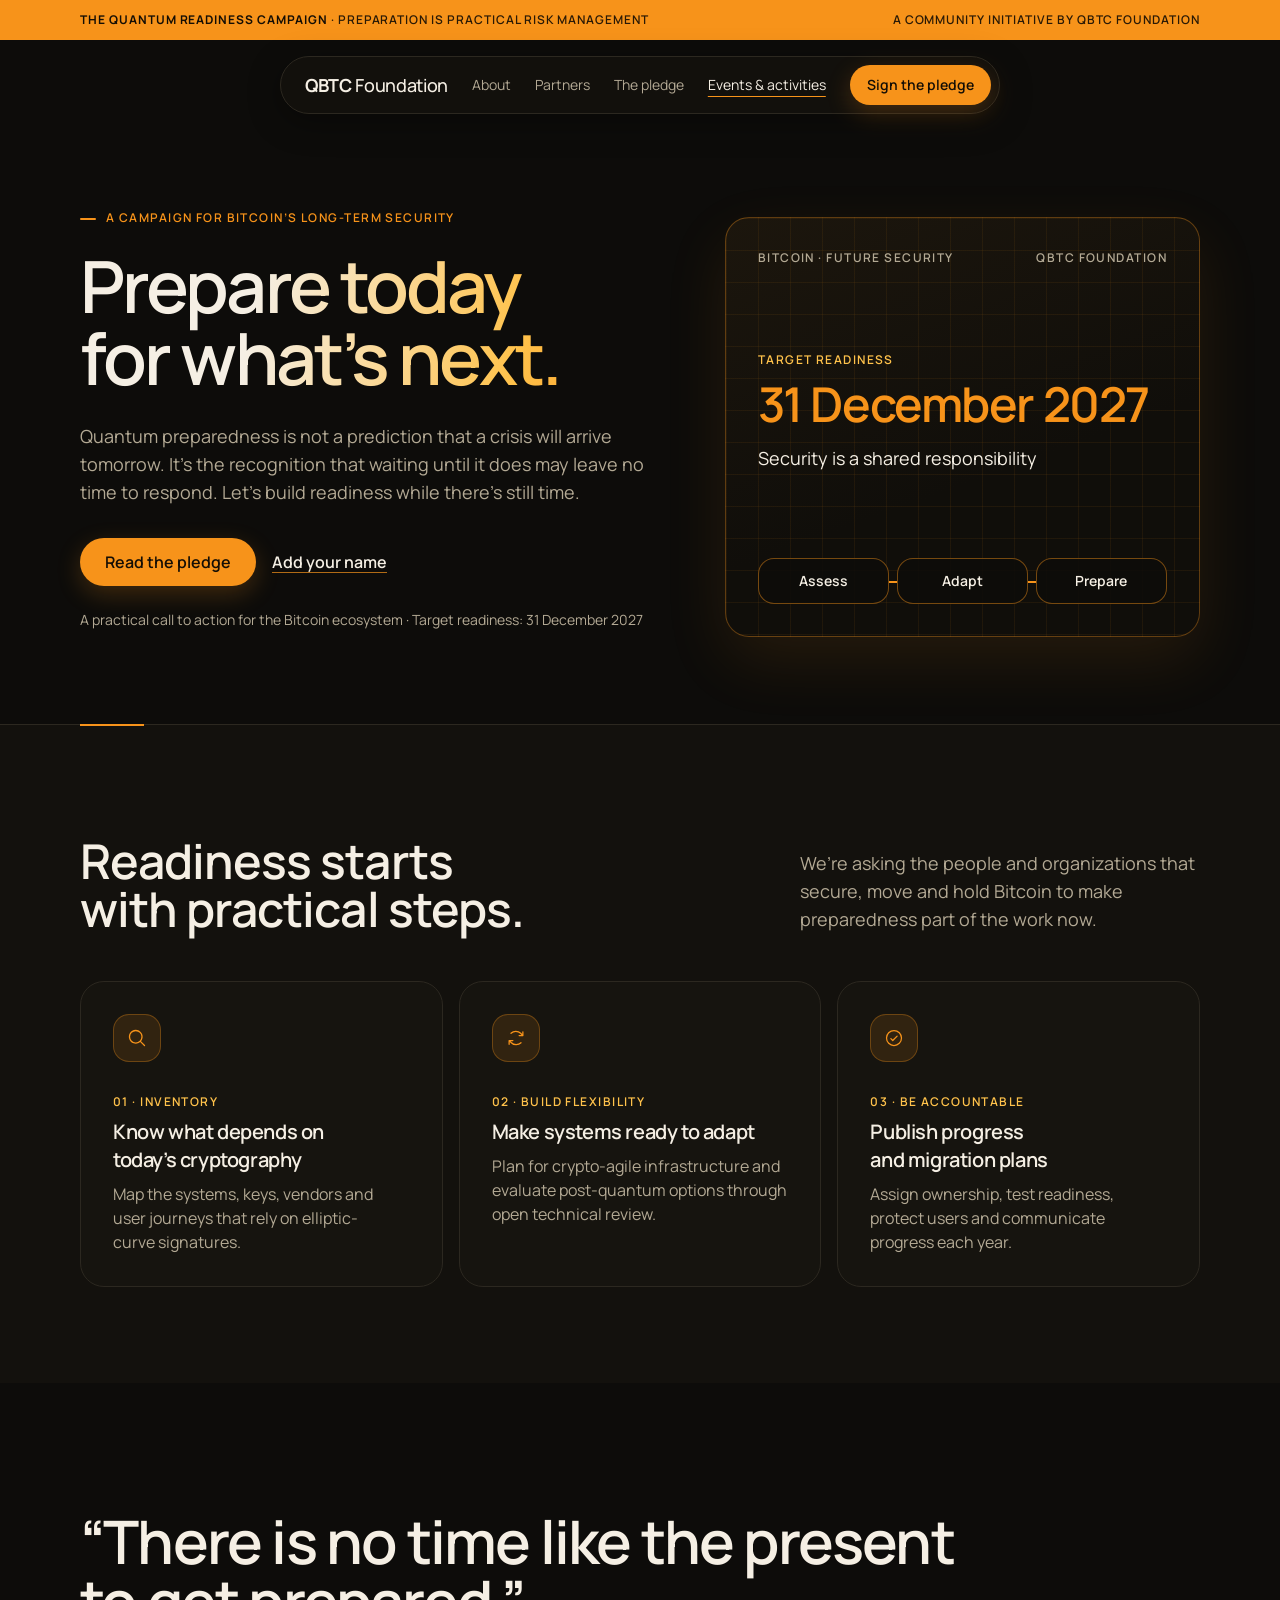
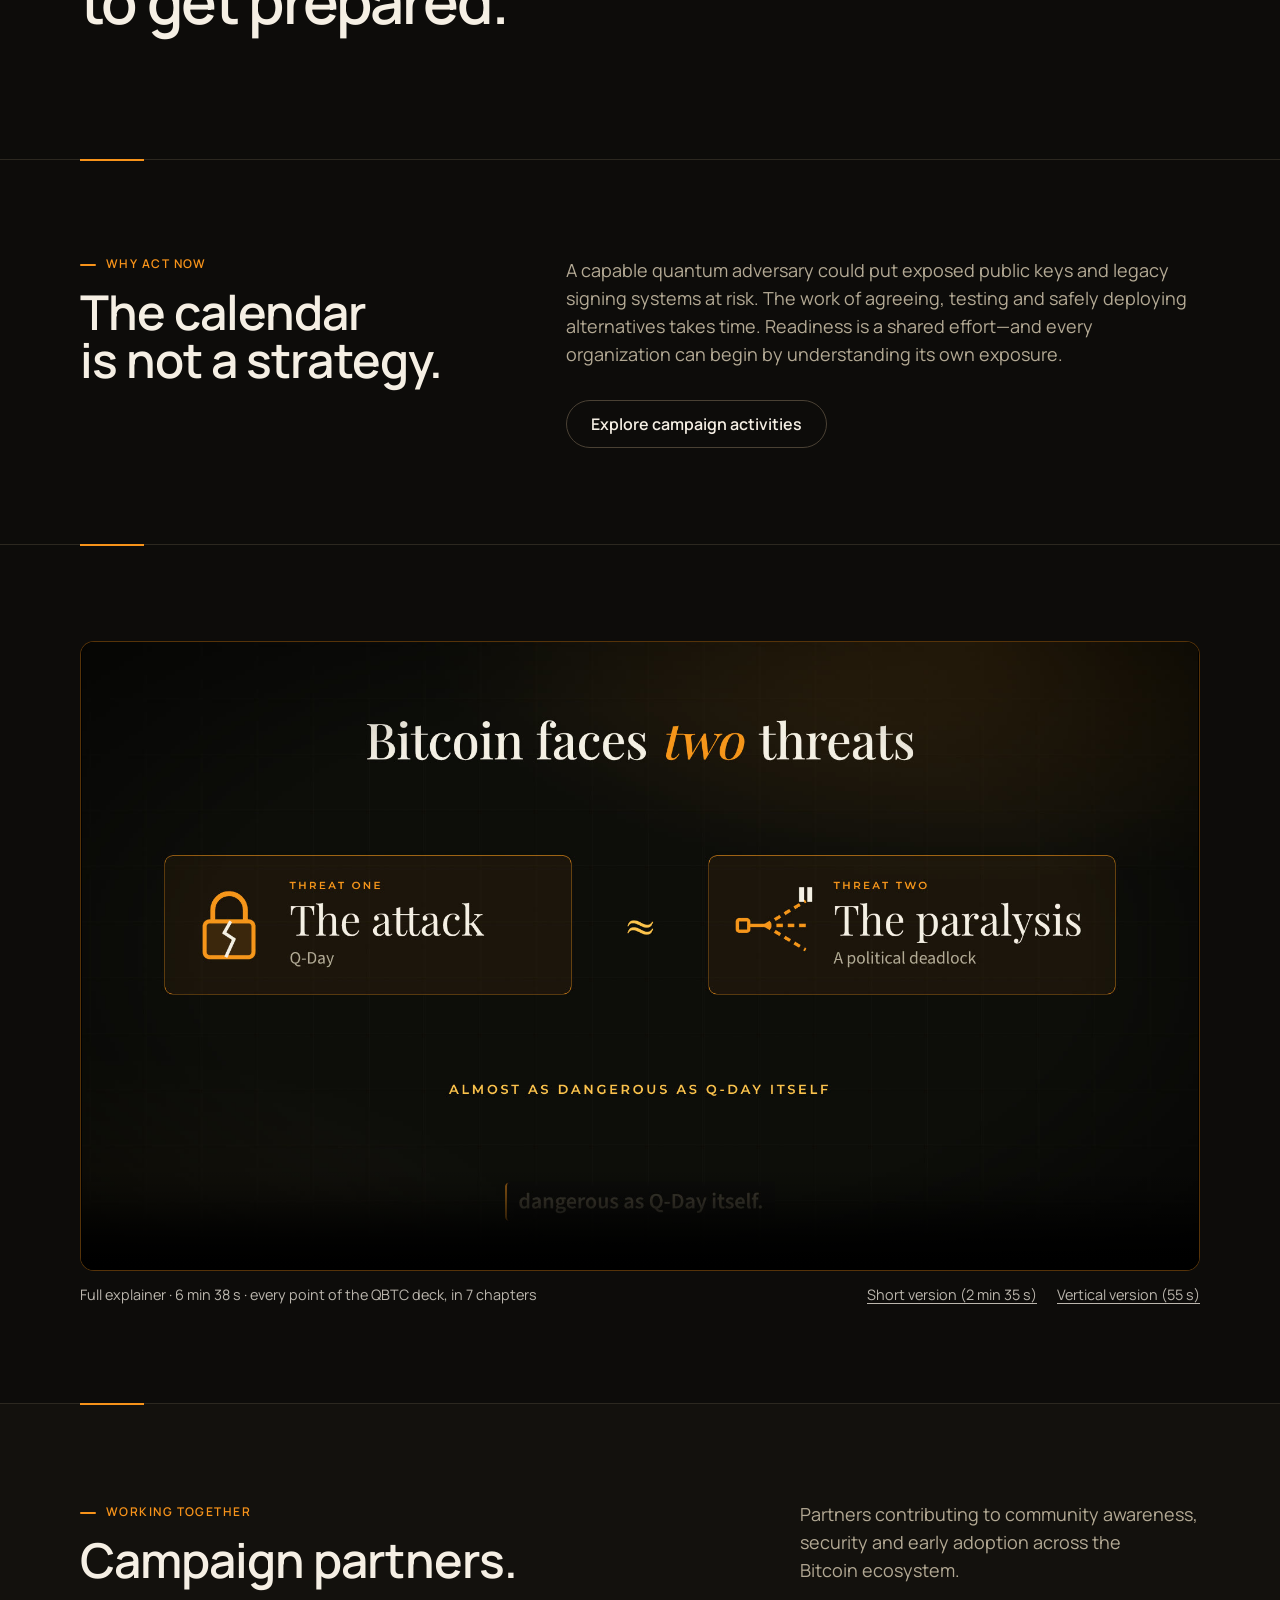
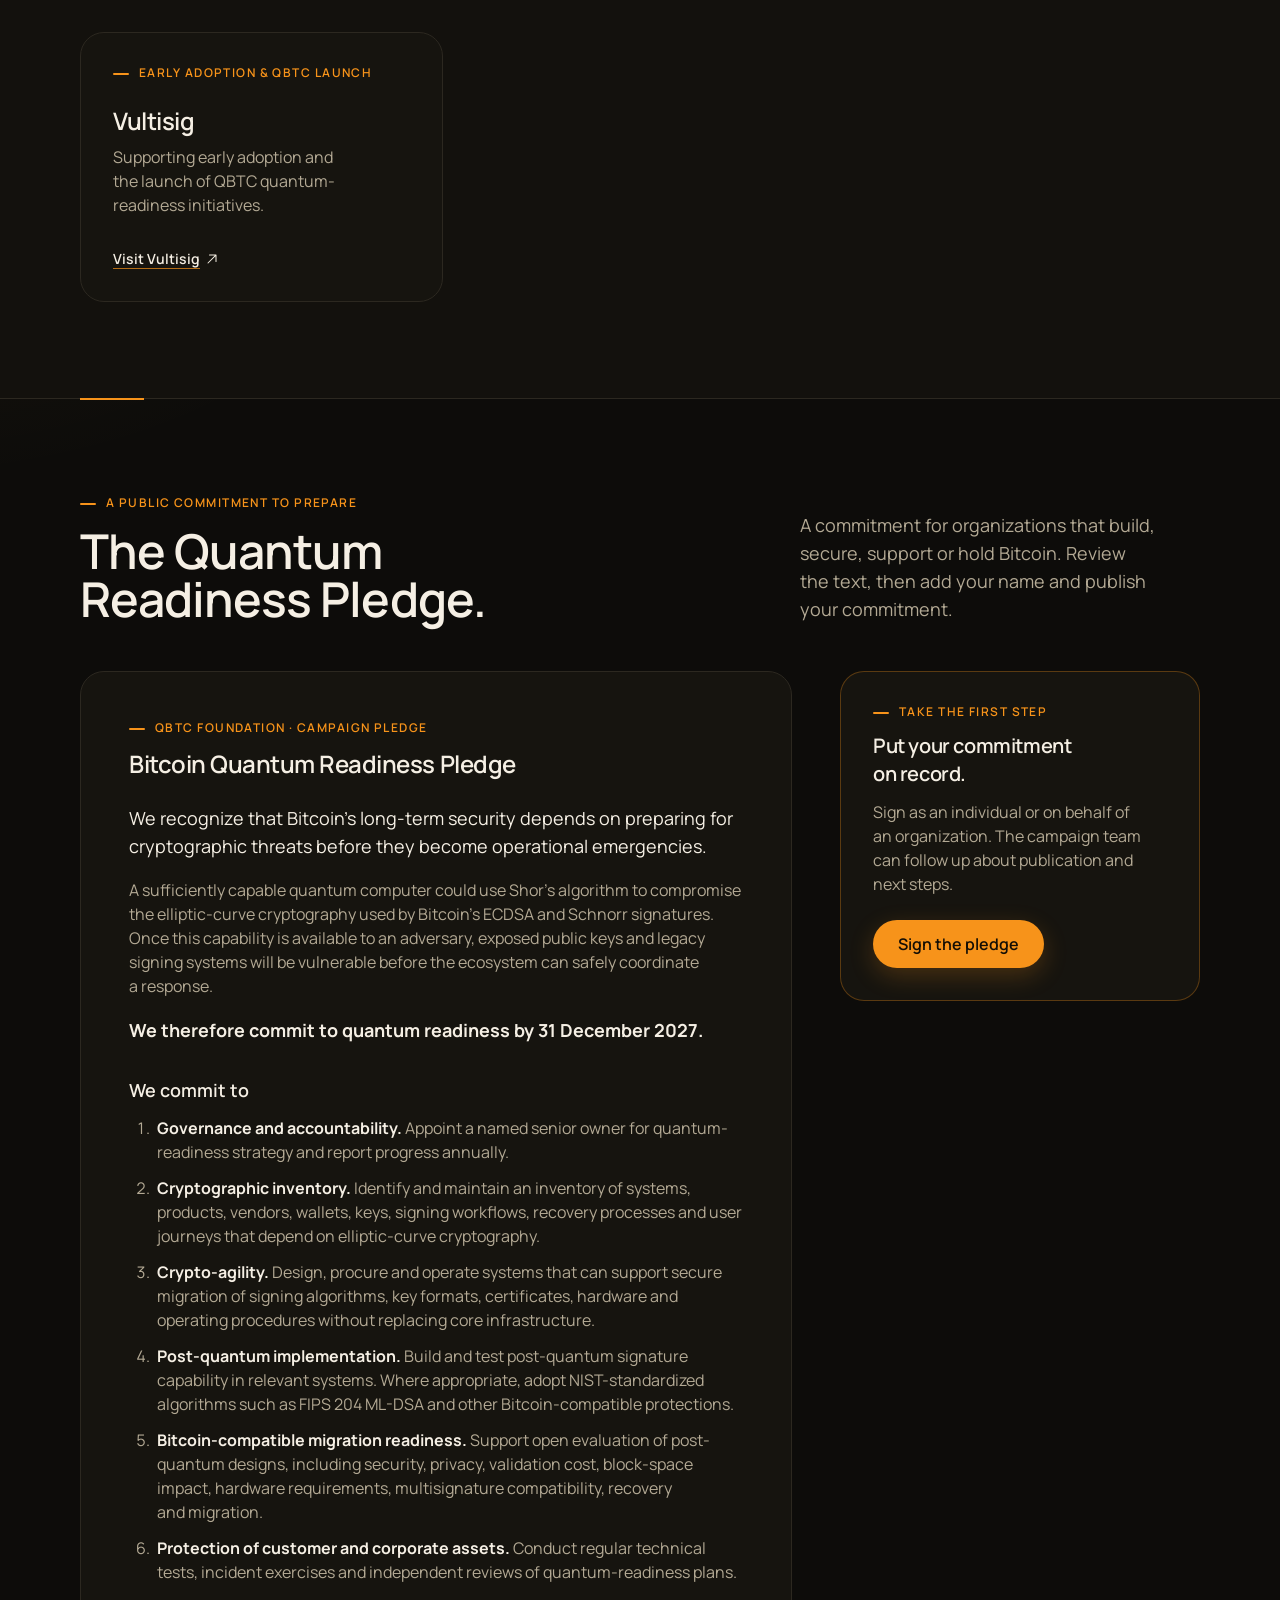
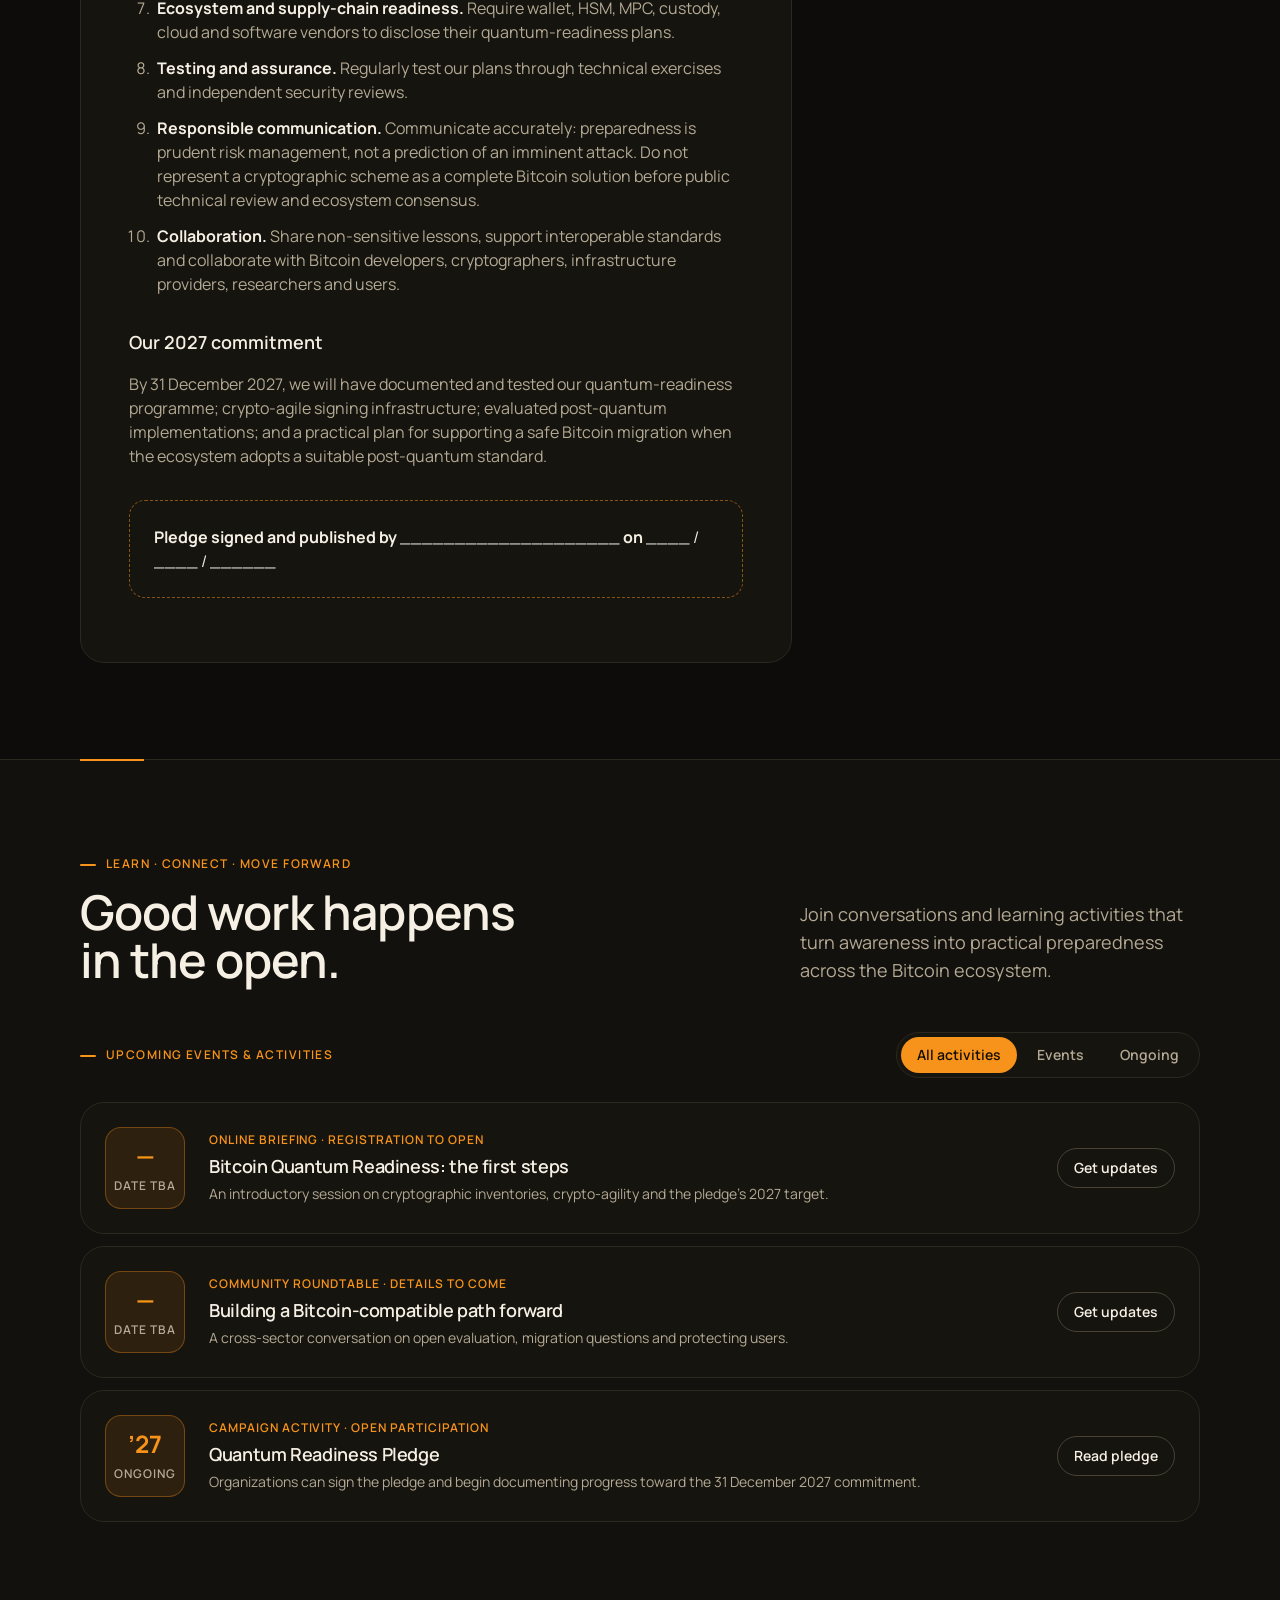
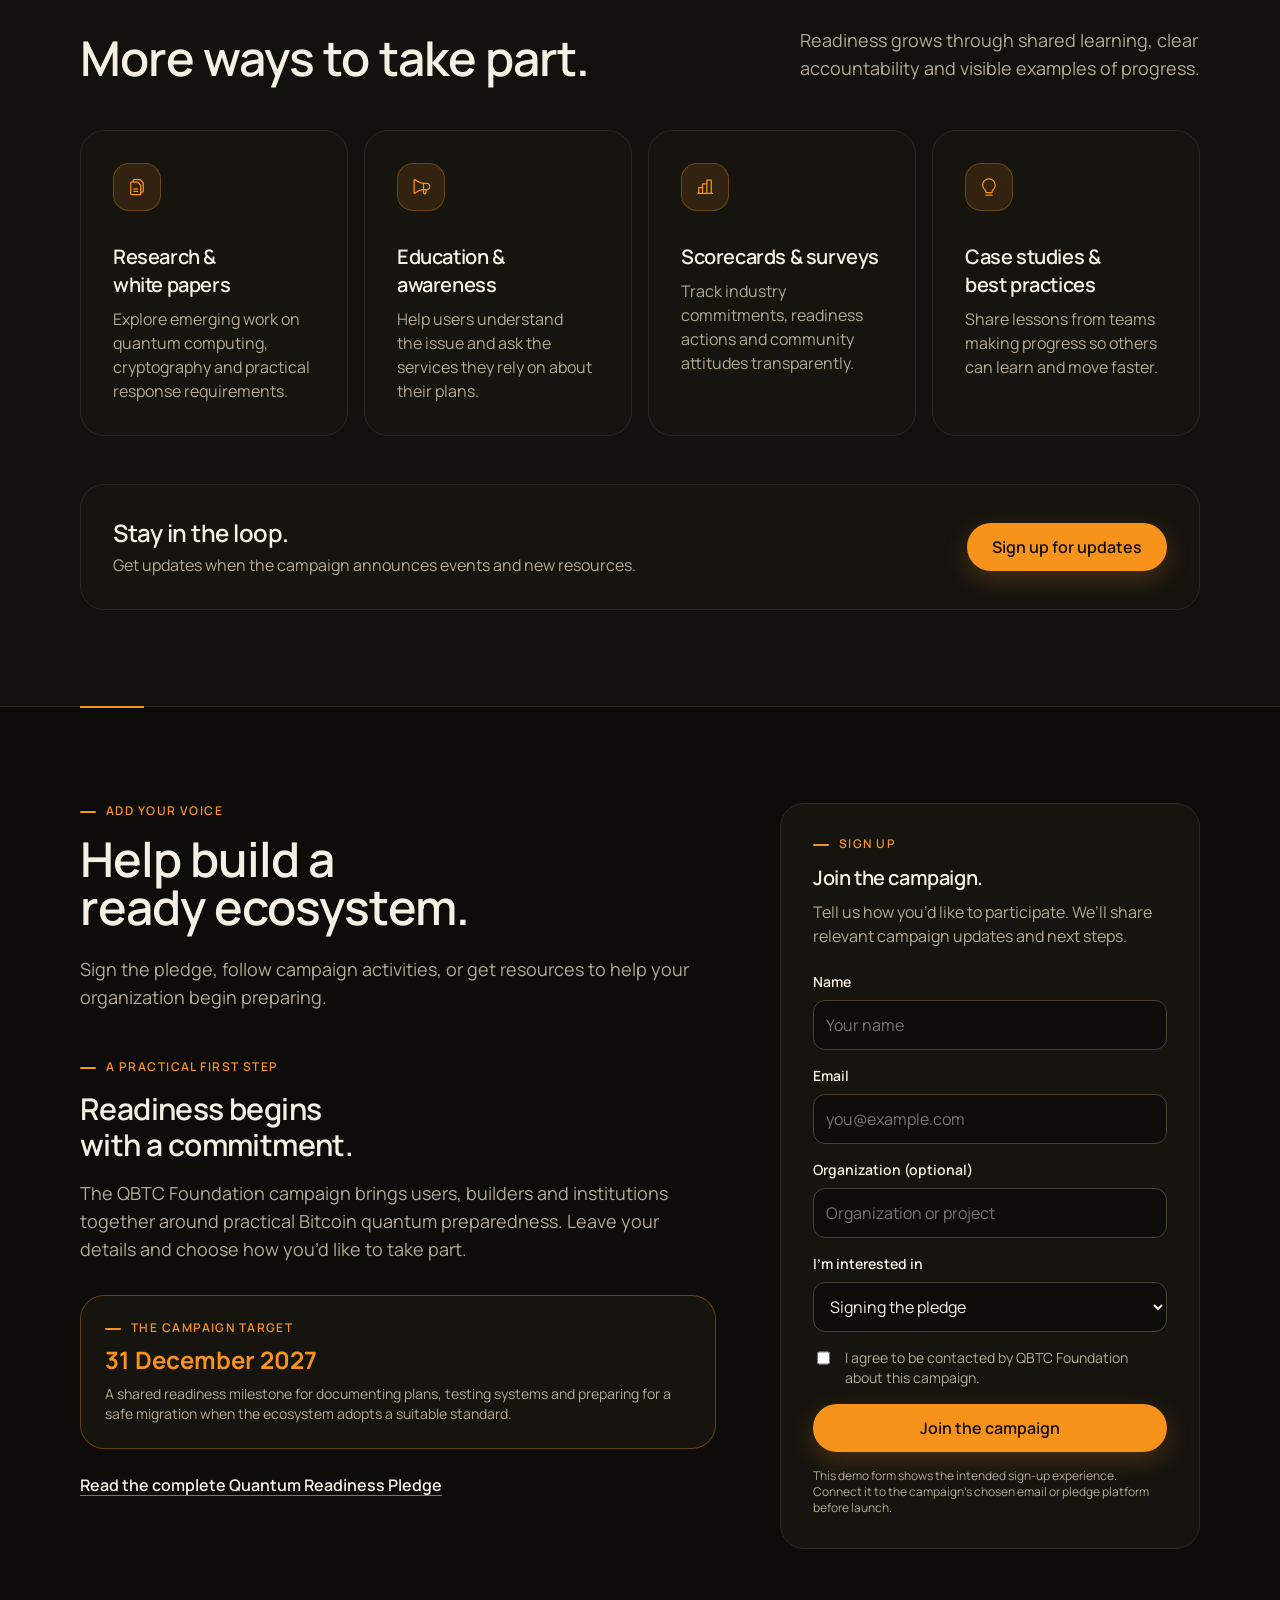
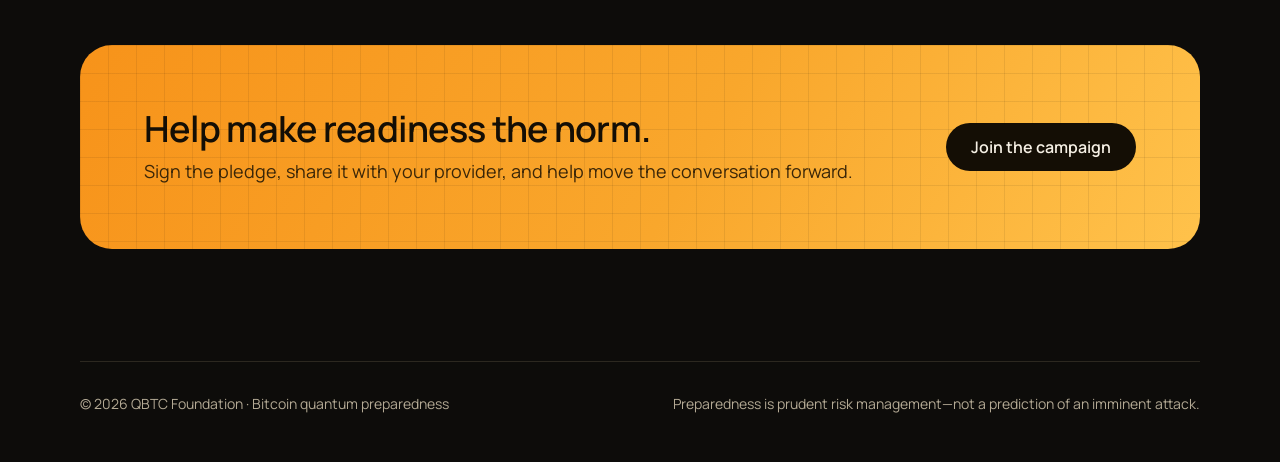
<file: index.html>
<!doctype html>
<html lang="en">
<head>
<meta charset="utf-8">
<meta name="viewport" content="width=device-width, initial-scale=1">
<meta name="theme-color" content="#0d0c0a">
<title>QBTC Foundation — Prepare Bitcoin for the quantum era</title>
<meta name="description" content="Join the QBTC Foundation campaign for practical Bitcoin quantum preparedness. Read and sign the Quantum Readiness Pledge.">
<link rel="canonical" href="https://qbtcfoundation.com/">
<meta property="og:type" content="website">
<meta property="og:site_name" content="QBTC Foundation">
<meta property="og:title" content="QBTC Foundation — Prepare Bitcoin for the quantum era">
<meta property="og:description" content="Join the QBTC Foundation campaign for practical Bitcoin quantum preparedness. Read and sign the Quantum Readiness Pledge.">
<meta property="og:image" content="https://qbtc-foundation.netlify.app/og.png">
<meta property="og:url" content="https://qbtcfoundation.com/">
<meta name="twitter:card" content="summary_large_image">
<meta name="twitter:title" content="QBTC Foundation — Prepare Bitcoin for the quantum era">
<meta name="twitter:description" content="Read and sign the Quantum Readiness Pledge. Target readiness: 31 December 2027.">
<meta name="twitter:image" content="https://qbtc-foundation.netlify.app/og.png">
<link rel="icon" href="/favicon.svg" type="image/svg+xml">
<link rel="icon" href="/favicon.png" type="image/png" sizes="64x64">
<link rel="apple-touch-icon" href="/apple-touch-icon.png">
<link rel="preconnect" href="https://fonts.googleapis.com">
<link rel="preconnect" href="https://fonts.gstatic.com" crossorigin>
<link rel="stylesheet" href="https://fonts.googleapis.com/css2?family=Manrope:wght@400;500;600;700&display=swap">
<link rel="stylesheet" href="/assets/base.css?v=4">
<link rel="stylesheet" href="/assets/sections.css?v=4">
<link rel="stylesheet" href="/assets/sections2.css?v=4">
<link rel="stylesheet" href="/assets/responsive.css?v=4">
<script src="/site.config.js?v=4"></script>
<script src="/assets/site.js?v=4" defer></script>
</head>
<body>
<svg width="0" height="0" style="position:absolute" aria-hidden="true">
  <symbol id="i-arrow" viewBox="0 0 256 256"><path fill="currentColor" d="M200,64V168a8,8,0,0,1-16,0V83.31L69.66,197.66a8,8,0,0,1-11.32-11.32L172.69,72H88a8,8,0,0,1,0-16H192A8,8,0,0,1,200,64Z"/></symbol>
  <symbol id="i-search" viewBox="0 0 256 256"><path fill="currentColor" d="M229.66,218.34l-50.07-50.06a88.11,88.11,0,1,0-11.31,11.31l50.06,50.07a8,8,0,0,0,11.32-11.32ZM40,112a72,72,0,1,1,72,72A72.08,72.08,0,0,1,40,112Z"/></symbol>
  <symbol id="i-cycle" viewBox="0 0 256 256"><path fill="currentColor" d="M224,48V96a8,8,0,0,1-8,8H168a8,8,0,0,1,0-16h28.69L182.06,73.37a79.56,79.56,0,0,0-56.13-23.43h-.45A79.52,79.52,0,0,0,69.59,72.71,8,8,0,0,1,58.41,61.27a96,96,0,0,1,135,.79L208,76.69V48a8,8,0,0,1,16,0ZM186.41,183.29a80,80,0,0,1-112.47-.66L59.31,168H88a8,8,0,0,0,0-16H40a8,8,0,0,0-8,8v48a8,8,0,0,0,16,0V179.31l14.63,14.63A95.43,95.43,0,0,0,130,222.06h.53a95.360,95.360,0,0,0,67.07-27.33,8,8,0,0,0-11.18-11.44Z"/></symbol>
  <symbol id="i-check" viewBox="0 0 256 256"><path fill="currentColor" d="M173.66,98.34a8,8,0,0,1,0,11.32l-56,56a8,8,0,0,1-11.32,0l-24-24a8,8,0,0,1,11.32-11.32L112,148.69l50.34-50.35A8,8,0,0,1,173.66,98.34ZM232,128A104,104,0,1,1,128,24,104.11,104.11,0,0,1,232,128Zm-16,0a88,88,0,1,0-88,88A88.1,88.1,0,0,0,216,128Z"/></symbol>
  <symbol id="i-files" viewBox="0 0 256 256"><path fill="currentColor" d="M213.66,66.34l-40-40A8,8,0,0,0,168,24H88A16,16,0,0,0,72,40V56H56A16,16,0,0,0,40,72V216a16,16,0,0,0,16,16H168a16,16,0,0,0,16-16V200h16a16,16,0,0,0,16-16V72A8,8,0,0,0,213.66,66.34ZM168,216H56V72h76.69L168,107.31V216Zm32-32H184V104a8,8,0,0,0-2.34-5.66l-40-40A8,8,0,0,0,136,56H88V40h76.69L200,75.31Zm-56-32a8,8,0,0,1-8,8H88a8,8,0,0,1,0-16h48A8,8,0,0,1,144,152Zm0,32a8,8,0,0,1-8,8H88a8,8,0,0,1,0-16h48A8,8,0,0,1,144,184Z"/></symbol>
  <symbol id="i-mega" viewBox="0 0 256 256"><path fill="currentColor" d="M248,120a48.05,48.05,0,0,0-48-48H160.2c-2.91-.17-53.62-3.74-101.910-44.24A16,16,0,0,0,32,40V200a16,16,0,0,0,26.29,12.25c37.77-31.68,77-40.76,93.71-43.3v31.72A16,16,0,0,0,159.12,214l11,7.33A16,16,0,0,0,194.5,212l11.77-44.36A48.070,48.070,0,0,0,248,120ZM48,199.93V40h0c42.81,35.91,86.63,45,104,47.24v65.48C134.65,155,90.84,164.07,48,199.930Zm131,8,0,.11-11-7.33V168h21.6ZM200,152H168V88h32a32,32,0,1,1,0,64Z"/></symbol>
  <symbol id="i-chart" viewBox="0 0 256 256"><path fill="currentColor" d="M224,200h-8V40a8,8,0,0,0-8-8H152a8,8,0,0,0-8,8V80H96a8,8,0,0,0-8,8v40H48a8,8,0,0,0-8,8v64H32a8,8,0,0,0,0,16H224a8,8,0,0,0,0-16ZM160,48h40V200H160ZM104,96h40V200H104ZM56,144H88v56H56Z"/></symbol>
  <symbol id="i-bulb" viewBox="0 0 256 256"><path fill="currentColor" d="M176,232a8,8,0,0,1-8,8H88a8,8,0,0,1,0-16h80A8,8,0,0,1,176,232Zm40-128a87.55,87.55,0,0,1-33.64,69.21A16.24,16.24,0,0,0,176,186v6a16,16,0,0,1-16,16H96a16,16,0,0,1-16-16v-6a16,16,0,0,0-6.23-12.66A87.59,87.59,0,0,1,40,104.49C39.74,56.83,78.26,17.14,125.88,16A88,88,0,0,1,216,104Zm-16,0a72,72,0,0,0-73.74-72c-39,.92-70.47,33.39-70.26,72.39a71.65,71.65,0,0,0,27.64,56.3A32,32,0,0,1,96,186v6h64v-6a32.15,32.15,0,0,1,12.47-25.35A71.65,71.65,0,0,0,200,104Z"/></symbol>
</svg>
<a class="skip" href="#main">Skip to content</a>
<div class="topline"><div class="wrap"><span><strong>The Quantum Readiness Campaign</strong><span class="rest"> · Preparation is practical risk management</span></span><span>A community initiative by QBTC Foundation</span></div></div>
<div class="nav-shell">
  <header class="nav">
    <a class="brand" href="#top" aria-label="QBTC Foundation home">QBTC <span>Foundation</span></a>
    <nav class="navlinks" aria-label="Main navigation"><a href="#about">About</a><a href="#partners">Partners</a><a href="#pledge">The pledge</a><a href="#events">Events &amp; activities</a></nav>
    <a class="btn btn-primary btn-sm" href="#signup">Sign the pledge</a>
    <button class="burger" type="button" aria-expanded="false" aria-controls="menu" aria-label="Open menu"><i></i><i></i></button>
  </header>
</div>
<div class="overlay" id="menu" inert>
  <a href="#about">About</a><a href="#partners">Partners</a><a href="#pledge">The pledge</a><a href="#events">Events &amp; activities</a><a href="#signup">Sign the pledge</a>
</div>
<main id="main">
<section class="wrap hero" id="top">
  <div class="reveal">
    <div class="eyebrow">A campaign for Bitcoin’s long-term security</div>
    <h1>Prepare today<br>for what’s next.</h1>
    <p class="lede">Quantum preparedness is not a prediction that a crisis will arrive tomorrow. It’s the recognition that waiting until it does may leave no time to respond. Let’s build readiness while there’s still time.</p>
    <div class="actions">
      <a class="btn btn-primary" href="#pledge">Read the pledge</a>
      <a class="link" href="#signup">Add your name</a>
    </div>
    <p class="fine">A practical call to action for the Bitcoin ecosystem · Target readiness: 31 December 2027</p>
  </div>
  <div class="panel reveal" aria-label="Campaign summary">
    <div class="meta"><span>Bitcoin · Future security</span><span>QBTC Foundation</span></div>
    <div>
      <div class="date">Target readiness</div>
      <div class="big">31 December 2027</div>
      <p class="claim">Security is a shared responsibility</p>
    </div>
    <div class="steps"><span>Assess</span><span>Adapt</span><span>Prepare</span></div>
  </div>
</section>
<section class="section band-soft" id="about">
  <div class="wrap">
    <div class="head reveal"><h2>Readiness starts<br>with practical steps.</h2><p>We’re asking the people and organizations that secure, move and hold Bitcoin to make preparedness part of the work now.</p></div>
    <div class="cards">
      <article class="card reveal"><div class="ic"><svg class="icon" aria-hidden="true"><use href="#i-search"/></svg></div><div class="k">01 · Inventory</div><h3>Know what depends on today’s cryptography</h3><p>Map the systems, keys, vendors and user journeys that rely on elliptic-curve signatures.</p></article>
      <article class="card reveal"><div class="ic"><svg class="icon" aria-hidden="true"><use href="#i-cycle"/></svg></div><div class="k">02 · Build flexibility</div><h3>Make systems ready to adapt</h3><p>Plan for crypto-agile infrastructure and evaluate post-quantum options through open technical review.</p></article>
      <article class="card reveal"><div class="ic"><svg class="icon" aria-hidden="true"><use href="#i-check"/></svg></div><div class="k">03 · Be accountable</div><h3>Publish progress and migration plans</h3><p>Assign ownership, test readiness, protect users and communicate progress each year.</p></article>
    </div>
  </div>
</section>
<section class="wrap tagline" aria-label="Why act now">
  <p>“There is no time like the present to get prepared.”</p>
</section>
<section class="section" id="why">
  <div class="wrap why">
    <div class="reveal"><div class="eyebrow">Why act now</div><h2 class="h2">The calendar<br>is not a strategy.</h2></div>
    <div class="reveal">
      <p class="lede">A capable quantum adversary could put exposed public keys and legacy signing systems at risk. The work of agreeing, testing and safely deploying alternatives takes time. Readiness is a shared effort—and every organization can begin by understanding its own exposure.</p>
      <a class="btn btn-ghost" href="#events">Explore campaign activities</a>
    </div>
  </div>
</section>
<section class="section" id="video" hidden>
  <div class="wrap"><div class="video" ></div><div class="video-meta" hidden></div></div>
</section>
<section class="section band-soft" id="partners">
  <div class="wrap">
    <div class="head reveal"><div><div class="eyebrow">Working together</div><h2>Campaign partners.</h2></div><p>Partners contributing to community awareness, security and early adoption across the Bitcoin ecosystem.</p></div>
    <div class="partners">
      <a class="partner reveal" href="https://vultisig.com/" target="_blank" rel="noopener noreferrer"><div class="eyebrow">Early adoption &amp; QBTC launch</div><h3>Vultisig</h3><p>Supporting early adoption and the launch of QBTC quantum-readiness initiatives.</p><span class="link">Visit Vultisig <svg class="icon sm" aria-hidden="true"><use href="#i-arrow"/></svg></span></a>
    </div>
  </div>
</section>
<section class="section" id="pledge">
  <div class="wrap">
    <div class="head reveal"><div><div class="eyebrow">A public commitment to prepare</div><h2>The Quantum<br>Readiness Pledge.</h2></div><p>A commitment for organizations that build, secure, support or hold Bitcoin. Review the text, then add your name and publish your commitment.</p></div>
    <div class="pledge-grid">
      <article class="doc reveal">
        <div class="eyebrow" style="margin-bottom:12px">QBTC Foundation · Campaign pledge</div>
        <h3>Bitcoin Quantum Readiness Pledge</h3>
        <p class="strong">We recognize that Bitcoin’s long-term security depends on preparing for cryptographic threats before they become operational emergencies.</p>
        <p>A sufficiently capable quantum computer could use Shor’s algorithm to compromise the elliptic-curve cryptography used by Bitcoin’s ECDSA and Schnorr signatures. Once this capability is available to an adversary, exposed public keys and legacy signing systems will be vulnerable before the ecosystem can safely coordinate a response.</p>
        <p class="strong"><strong>We therefore commit to quantum readiness by 31 December 2027.</strong></p>
        <h4>We commit to</h4>
        <ol>
          <li><strong>Governance and accountability.</strong> Appoint a named senior owner for quantum-readiness strategy and report progress annually.</li>
          <li><strong>Cryptographic inventory.</strong> Identify and maintain an inventory of systems, products, vendors, wallets, keys, signing workflows, recovery processes and user journeys that depend on elliptic-curve cryptography.</li>
          <li><strong>Crypto-agility.</strong> Design, procure and operate systems that can support secure migration of signing algorithms, key formats, certificates, hardware and operating procedures without replacing core infrastructure.</li>
          <li><strong>Post-quantum implementation.</strong> Build and test post-quantum signature capability in relevant systems. Where appropriate, adopt NIST-standardized algorithms such as FIPS 204 ML-DSA and other Bitcoin-compatible protections.</li>
          <li><strong>Bitcoin-compatible migration readiness.</strong> Support open evaluation of post-quantum designs, including security, privacy, validation cost, block-space impact, hardware requirements, multisignature compatibility, recovery and migration.</li>
          <li><strong>Protection of customer and corporate assets.</strong> Conduct regular technical tests, incident exercises and independent reviews of quantum-readiness plans.</li>
          <li><strong>Ecosystem and supply-chain readiness.</strong> Require wallet, HSM, MPC, custody, cloud and software vendors to disclose their quantum-readiness plans.</li>
          <li><strong>Testing and assurance.</strong> Regularly test our plans through technical exercises and independent security reviews.</li>
          <li><strong>Responsible communication.</strong> Communicate accurately: preparedness is prudent risk management, not a prediction of an imminent attack. Do not represent a cryptographic scheme as a complete Bitcoin solution before public technical review and ecosystem consensus.</li>
          <li><strong>Collaboration.</strong> Share non-sensitive lessons, support interoperable standards and collaborate with Bitcoin developers, cryptographers, infrastructure providers, researchers and users.</li>
        </ol>
        <h4>Our 2027 commitment</h4>
        <p>By 31 December 2027, we will have documented and tested our quantum-readiness programme; crypto-agile signing infrastructure; evaluated post-quantum implementations; and a practical plan for supporting a safe Bitcoin migration when the ecosystem adopts a suitable post-quantum standard.</p>
        <p class="sign"><strong>Pledge signed and published by</strong> ____________________ <strong>on</strong> ____ / ____ / ______</p>
      </article>
      <aside class="aside reveal">
        <div class="eyebrow">Take the first step</div>
        <h3>Put your commitment on record.</h3>
        <p>Sign as an individual or on behalf of an organization. The campaign team can follow up about publication and next steps.</p>
        <a class="btn btn-primary" href="#signup">Sign the pledge</a>
      </aside>
    </div>
  </div>
</section>
<section class="section band-soft" id="events">
  <div class="wrap">
    <div class="head reveal"><div><div class="eyebrow">Learn · Connect · Move forward</div><h2>Good work happens<br>in the open.</h2></div><p>Join conversations and learning activities that turn awareness into practical preparedness across the Bitcoin ecosystem.</p></div>
    <div class="toolbar reveal"><span class="eyebrow">Upcoming events &amp; activities</span>
      <div class="tabs" role="group" aria-label="Filter activities"><button class="tab" type="button" data-filter="all" aria-selected="true">All activities</button><button class="tab" type="button" data-filter="events" aria-selected="false">Events</button><button class="tab" type="button" data-filter="ongoing" aria-selected="false">Ongoing</button></div>
    </div>
    <div class="events">
      <article class="event reveal" data-type="events"><div class="datebox"><strong>—</strong><span>DATE TBA</span></div><div><div class="tag">Online briefing · Registration to open</div><h3>Bitcoin Quantum Readiness: the first steps</h3><p>An introductory session on cryptographic inventories, crypto-agility and the pledge’s 2027 target.</p></div><a class="btn btn-ghost btn-sm" href="#signup">Get updates</a></article>
      <article class="event reveal" data-type="events"><div class="datebox"><strong>—</strong><span>DATE TBA</span></div><div><div class="tag">Community roundtable · Details to come</div><h3>Building a Bitcoin-compatible path forward</h3><p>A cross-sector conversation on open evaluation, migration questions and protecting users.</p></div><a class="btn btn-ghost btn-sm" href="#signup">Get updates</a></article>
      <article class="event reveal" data-type="ongoing"><div class="datebox"><strong>’27</strong><span>ONGOING</span></div><div><div class="tag">Campaign activity · Open participation</div><h3>Quantum Readiness Pledge</h3><p>Organizations can sign the pledge and begin documenting progress toward the 31 December 2027 commitment.</p></div><a class="btn btn-ghost btn-sm" href="#pledge">Read pledge</a></article>
    </div>
    <div class="head reveal" style="margin-top:96px"><h2>More ways to take part.</h2><p>Readiness grows through shared learning, clear accountability and visible examples of progress.</p></div>
    <div class="activities">
      <article class="card reveal"><div class="ic"><svg class="icon" aria-hidden="true"><use href="#i-files"/></svg></div><h3>Research &amp; white papers</h3><p>Explore emerging work on quantum computing, cryptography and practical response requirements.</p></article>
      <article class="card reveal"><div class="ic"><svg class="icon" aria-hidden="true"><use href="#i-mega"/></svg></div><h3>Education &amp; awareness</h3><p>Help users understand the issue and ask the services they rely on about their plans.</p></article>
      <article class="card reveal"><div class="ic"><svg class="icon" aria-hidden="true"><use href="#i-chart"/></svg></div><h3>Scorecards &amp; surveys</h3><p>Track industry commitments, readiness actions and community attitudes transparently.</p></article>
      <article class="card reveal"><div class="ic"><svg class="icon" aria-hidden="true"><use href="#i-bulb"/></svg></div><h3>Case studies &amp; best practices</h3><p>Share lessons from teams making progress so others can learn and move faster.</p></article>
    </div>
    <div class="loop reveal"><div><h3>Stay in the loop.</h3><p>Get updates when the campaign announces events and new resources.</p></div><a class="btn btn-primary" href="#signup">Sign up for updates</a></div>
  </div>
</section>
<section class="section" id="signup">
  <div class="wrap signup-grid">
    <div class="reveal">
      <div class="eyebrow">Add your voice</div>
      <h2 class="h2">Help build a<br>ready ecosystem.</h2>
      <p class="lede" style="margin-top:24px">Sign the pledge, follow campaign activities, or get resources to help your organization begin preparing.</p>
      <div class="eyebrow" style="margin-top:48px">A practical first step</div>
      <h3 style="font-size:30px;line-height:36px;margin:16px 0">Readiness begins<br>with a commitment.</h3>
      <p class="lede">The QBTC Foundation campaign brings users, builders and institutions together around practical Bitcoin quantum preparedness. Leave your details and choose how you’d like to take part.</p>
      <div class="target"><div class="eyebrow">The campaign target</div><strong>31 December 2027</strong><p>A shared readiness milestone for documenting plans, testing systems and preparing for a safe migration when the ecosystem adopts a suitable standard.</p></div>
      <p style="margin-top:24px"><a class="link" href="#pledge">Read the complete Quantum Readiness Pledge</a></p>
    </div>
    <div class="form-card reveal">
      <div class="eyebrow">Sign up</div>
      <h3>Join the campaign.</h3>
      <p>Tell us how you’d like to participate. We’ll share relevant campaign updates and next steps.</p>
      <form class="form" id="signupForm" novalidate>
        <div class="field"><label for="name">Name</label><input id="name" name="name" autocomplete="name" placeholder="Your name" required><div class="err">Please enter your name.</div></div>
        <div class="field"><label for="email">Email</label><input id="email" name="email" type="email" autocomplete="email" placeholder="you@example.com" required><div class="err">Please enter a valid email address.</div></div>
        <div class="field"><label for="organization">Organization (optional)</label><input id="organization" name="organization" autocomplete="organization" placeholder="Organization or project"></div>
        <div class="field"><label for="interest">I’m interested in</label><select id="interest" name="interest"><option>Signing the pledge</option><option>Events and learning sessions</option><option>Campaign updates and resources</option><option>Advocacy and collaboration</option></select></div>
        <label class="check"><input type="checkbox" id="consent" name="consent" required><span>I agree to be contacted by QBTC Foundation about this campaign.</span></label>
        <button class="btn btn-primary" type="submit">Join the campaign</button>
        <p class="note">This demo form shows the intended sign-up experience. Connect it to the campaign’s chosen email or pledge platform before launch.</p>
        <div class="ok" role="status">Thanks for joining. Your interest has been recorded in this demo.</div>
      </form>
    </div>
  </div>
</section>
<section class="wrap" style="padding-bottom:64px">
  <div class="final reveal">
    <div><h2>Help make readiness the norm.</h2><p>Sign the pledge, share it with your provider, and help move the conversation forward.</p></div>
    <a class="btn btn-light" href="#signup">Join the campaign</a>
  </div>
</section>
</main>
<footer class="footer"><div class="wrap"><span>© 2026 QBTC Foundation · Bitcoin quantum preparedness</span><span>Preparedness is prudent risk management—not a prediction of an imminent attack.</span></div></footer>
</body>
</html>
</file>
<file: assets/base.css>
:root{--paper:#0d0c0a;--white:#17150f;--surface:#16140f;--ink:#f5efe4;--muted:#b3a994;--line:#2c2820;--soft:#13110d;--accent:#f7931a;--gold:#ffc24b;--on-accent:#140e05;--dark:#100e0a;--ease:cubic-bezier(.32,.72,0,1);--font:'Manrope',system-ui,sans-serif}
*{box-sizing:border-box}html{scroll-behavior:smooth;scroll-padding-top:96px}
body{margin:0;background:radial-gradient(1100px 620px at 85% -8%,rgba(247,147,26,.14),transparent 62%),radial-gradient(900px 500px at -10% 40%,rgba(255,194,75,.05),transparent 60%),var(--paper);color:var(--ink);font-family:var(--font);font-size:16px;line-height:24px;-webkit-font-smoothing:antialiased}
h1,h2,h3{margin:0;font-weight:600;text-wrap:balance;letter-spacing:-.02em}
p,li{text-wrap:pretty}a{color:inherit}img,video,iframe{max-width:100%;display:block}
button,input,select{font:inherit;color:inherit}
.wrap{width:min(1120px,calc(100% - 48px));margin:0 auto}
.skip{position:absolute;left:16px;top:-64px;background:var(--accent);color:var(--on-accent);padding:8px 12px;border-radius:8px;z-index:100;transition:top .3s var(--ease)}.skip:focus{top:16px}
:focus-visible{outline:2px solid var(--accent);outline-offset:3px;border-radius:4px}
.icon{width:20px;height:20px;flex:none}.icon.sm{width:16px;height:16px}
.eyebrow{font-size:12px;line-height:16px;font-weight:600;letter-spacing:.12em;text-transform:uppercase;color:var(--accent)}
.muted{color:var(--muted)}
.btn{display:inline-flex;align-items:center;gap:8px;padding:8px 12px;min-height:48px;padding-inline:24px;border-radius:9999px;border:1px solid transparent;font-size:16px;line-height:24px;font-weight:600;text-decoration:none;cursor:pointer;transition:background .5s var(--ease),transform .5s var(--ease),border-color .5s var(--ease),color .5s var(--ease)}
.btn:hover{transform:translateY(-2px)}.btn:active{transform:translateY(1px) scale(.98)}
.btn-primary{background:var(--accent);color:var(--on-accent);box-shadow:0 8px 24px rgba(247,147,26,.22)}.btn-primary:hover{background:#ffa63d}
.btn-ghost{background:transparent;border-color:#4a4134;color:var(--ink)}.btn-ghost:hover{border-color:var(--accent);color:var(--gold)}
.btn-light{background:var(--on-accent);color:var(--ink)}.btn-light:hover{background:#2a1f10}
.btn-sm{min-height:40px;padding-inline:16px;font-size:14px;line-height:20px}
.link{display:inline-flex;align-items:center;gap:4px;font-weight:600;text-decoration:underline;text-decoration-color:rgba(247,147,26,.7);text-underline-offset:4px;transition:color .5s var(--ease)}.link:hover{color:var(--gold)}
/* nav */
.nav-shell{position:sticky;top:0;z-index:50;padding-top:16px}
.nav{margin:0 auto;width:max-content;max-width:calc(100% - 32px);display:flex;align-items:center;gap:24px;padding:8px 8px 8px 24px;border-radius:9999px;background:rgba(20,18,14,.82);backdrop-filter:blur(16px);-webkit-backdrop-filter:blur(16px);border:1px solid var(--line);box-shadow:0 8px 32px rgba(0,0,0,.35)}
.brand{font-weight:700;font-size:18px;line-height:28px;letter-spacing:-.02em;text-decoration:none;white-space:nowrap}.brand span{font-weight:500}
.navlinks{display:flex;gap:24px;font-size:14px;line-height:20px}
.navlinks a{text-decoration:none;color:var(--muted);transition:color .5s var(--ease)}.navlinks a:hover,.navlinks a[aria-current="true"]{color:var(--ink)}
.navlinks a[aria-current="true"]{text-decoration:underline;text-underline-offset:6px;text-decoration-color:var(--accent)}
.burger{display:none;position:relative;width:40px;height:40px;border:0;border-radius:9999px;background:var(--accent);cursor:pointer}
.burger i{position:absolute;left:12px;width:16px;height:2px;background:var(--on-accent);border-radius:2px;transition:transform .7s var(--ease),top .7s var(--ease)}
.burger i:first-child{top:15px}.burger i:last-child{top:23px}
.menu-open .burger i:first-child{top:19px;transform:rotate(45deg)}.menu-open .burger i:last-child{top:19px;transform:rotate(-45deg)}
.overlay{position:fixed;inset:0;z-index:40;background:rgba(13,12,10,.88);backdrop-filter:blur(64px);-webkit-backdrop-filter:blur(64px);display:flex;flex-direction:column;justify-content:center;gap:24px;padding:96px 32px;opacity:0;pointer-events:none;transition:opacity .7s var(--ease)}
.overlay a{font-size:30px;line-height:36px;font-weight:600;text-decoration:none;transform:translateY(48px);opacity:0;transition:transform .7s var(--ease),opacity .7s var(--ease)}
.menu-open .overlay{opacity:1;pointer-events:auto}.menu-open .overlay a{transform:none;opacity:1}
.overlay a:nth-child(2){transition-delay:.1s}.overlay a:nth-child(3){transition-delay:.15s}.overlay a:nth-child(4){transition-delay:.2s}.overlay a:nth-child(5){transition-delay:.25s}
/* reveal */
.reveal{opacity:0;transform:translateY(64px);filter:blur(12px);transition:opacity .9s var(--ease),transform .9s var(--ease),filter .9s var(--ease)}
.reveal.in{opacity:1;transform:none;filter:none}
@media (prefers-reduced-motion:reduce){*{transition:none!important;scroll-behavior:auto!important}.reveal{opacity:1;transform:none;filter:none}}
</file>
<file: assets/sections.css>
.section{padding:96px 0}
.head{display:flex;justify-content:space-between;align-items:flex-end;gap:32px;margin-bottom:48px}
.head h2,.h2{font-size:48px;line-height:1;margin-top:16px}
.eyebrow::before{content:"";display:inline-block;width:16px;height:2px;margin-right:10px;vertical-align:middle;background:var(--accent);border-radius:2px}
.section{border-top:1px solid var(--line);position:relative}.section::before{content:"";position:absolute;top:-1px;left:max(24px,calc(50% - 560px));width:64px;height:2px;background:var(--accent)}
.head p{max-width:400px;margin:0;color:var(--muted);font-size:18px;line-height:28px}
/* topline */
.topline{background:var(--accent);color:#2a1a06;font-size:12px;line-height:16px;letter-spacing:.08em;text-transform:uppercase;font-weight:600}
.topline .wrap{display:flex;justify-content:space-between;gap:16px;padding:12px 0}.topline strong{color:var(--on-accent);font-weight:700}
/* hero */
.hero{padding:96px 0 80px;display:grid;grid-template-columns:1.1fr .9fr;gap:64px;align-items:center}
.hero h1{font-size:72px;line-height:1;letter-spacing:-.04em;margin:24px 0;max-width:680px;background:linear-gradient(100deg,var(--ink) 30%,var(--gold) 75%,var(--accent));-webkit-background-clip:text;background-clip:text;color:transparent;padding-bottom:4px}
.lede{font-size:18px;line-height:28px;color:var(--muted);max-width:680px;margin:0}
.actions{display:flex;flex-wrap:wrap;align-items:center;gap:16px;margin-top:32px}
.fine{margin-top:24px;font-size:14px;line-height:20px;color:var(--muted)}
.panel{background:linear-gradient(rgba(247,147,26,.07) 1px,transparent 1px) 0 0/32px 32px,linear-gradient(90deg,rgba(247,147,26,.07) 1px,transparent 1px) 0 0/32px 32px,linear-gradient(160deg,#1c160d,var(--dark) 60%);border:1px solid rgba(247,147,26,.35);box-shadow:0 24px 64px rgba(247,147,26,.10);color:var(--ink);border-radius:24px;padding:32px;min-height:420px;display:flex;flex-direction:column;justify-content:space-between}
.panel .meta{display:flex;justify-content:space-between;gap:16px;font-size:12px;line-height:16px;letter-spacing:.12em;text-transform:uppercase;color:var(--muted);font-weight:600}
.panel .date{font-size:12px;line-height:16px;letter-spacing:.12em;text-transform:uppercase;color:var(--gold);font-weight:600}
.panel .big{font-size:48px;line-height:1;font-weight:600;letter-spacing:-.03em;margin:12px 0 16px;color:var(--accent)}
.panel .claim{font-size:18px;line-height:28px;color:var(--ink);margin:0}
.steps{display:grid;grid-template-columns:repeat(3,1fr);gap:8px}
.steps span{position:relative;background:rgba(13,12,10,.85);border:1px solid rgba(247,147,26,.45);border-radius:16px;padding:12px;font-size:14px;line-height:20px;font-weight:600;text-align:center}
/* cards */
.steps span+span::before{content:"";position:absolute;left:-9px;top:50%;width:8px;height:2px;background:var(--accent)}
.band-soft{background:var(--soft)}
.cards{display:grid;grid-template-columns:repeat(3,1fr);gap:16px}
.card{background:var(--surface);border:1px solid var(--line);border-radius:24px;padding:32px}
.card .ic{width:48px;height:48px;border-radius:16px;background:rgba(247,147,26,.12);border:1px solid rgba(247,147,26,.3);display:grid;place-items:center;color:var(--accent);margin-bottom:32px}
.card .k{font-size:12px;line-height:16px;letter-spacing:.12em;text-transform:uppercase;color:var(--gold);font-weight:600;margin-bottom:8px}
.card h3{font-size:20px;line-height:28px;margin-bottom:8px}
.card p{margin:0;color:var(--muted);font-size:16px;line-height:24px}
/* tagline reveal */
.tagline{padding:128px 0}
.tagline p{font-size:60px;line-height:1;font-weight:600;letter-spacing:-.03em;max-width:880px;margin:0}
.tagline .w{color:rgba(245,239,228,.18);transition:color .7s var(--ease)}.tagline .w.on{color:var(--ink)}
/* why */
.why{display:grid;grid-template-columns:.8fr 1.2fr;gap:64px;align-items:start}
.why .lede{margin-bottom:32px}
/* video */
.video{border-radius:14px;overflow:hidden;background:#000;border:1px solid rgba(247,147,26,.35);aspect-ratio:16/9;width:100%}.video video,.video iframe{width:100%;height:100%;border:0;object-fit:contain;background:#000}.video-meta{display:flex;flex-wrap:wrap;gap:8px 20px;justify-content:space-between;margin-top:12px;font-size:.9rem;opacity:.75}.video-meta a{text-decoration:underline;text-underline-offset:3px}
.video-meta span{flex:1 1 auto}
</file>
<file: assets/sections2.css>
/* partners */
.partners{display:grid;grid-template-columns:repeat(3,1fr);gap:16px}
.partner{display:flex;flex-direction:column;background:var(--surface);border:1px solid var(--line);border-radius:24px;padding:32px;text-decoration:none;transition:border-color .7s var(--ease),transform .7s var(--ease)}
.partner:hover{border-color:var(--accent);transform:translateY(-4px)}
.partner h3{font-size:24px;line-height:32px;margin:24px 0 8px}
.partner p{margin:0 0 32px;color:var(--muted)}
.partner .link{margin-top:auto;font-size:14px;line-height:20px}
/* pledge */
.pledge-grid{display:grid;grid-template-columns:1fr 360px;gap:48px;align-items:start}
.doc{background:var(--surface);border:1px solid var(--line);border-radius:24px;padding:48px}
.doc h3{font-size:24px;line-height:32px;margin:0 0 24px}
.doc h4{font-size:18px;line-height:28px;font-weight:600;margin:32px 0 12px}
.doc p,.doc li{color:var(--muted);font-size:16px;line-height:24px}
.doc p.strong{color:var(--ink);font-size:18px;line-height:28px}
.doc ol{padding-left:24px;margin:0}.doc li{margin:12px 0;padding-left:4px}.doc li strong{color:var(--ink)}
.doc .sign{margin-top:32px;padding:24px;border:1px dashed rgba(247,147,26,.5);border-radius:16px;color:var(--ink)}
.aside{position:sticky;top:96px;background:var(--surface);border:1px solid rgba(247,147,26,.3);border-radius:24px;padding:32px}
.aside h3{font-size:20px;line-height:28px;margin:12px 0}
.aside p{color:var(--muted);margin:0 0 24px}
/* events */
.toolbar{display:flex;justify-content:space-between;align-items:center;gap:24px;margin-bottom:24px}
.tabs{display:flex;gap:4px;padding:4px;background:var(--surface);border:1px solid var(--line);border-radius:9999px}
.tab{border:0;background:transparent;padding:8px 16px;border-radius:9999px;font-size:14px;line-height:20px;font-weight:600;color:var(--muted);cursor:pointer;transition:background .5s var(--ease),color .5s var(--ease)}
.tab[aria-selected="true"]{background:var(--accent);color:var(--on-accent)}
.events{display:grid;gap:12px}
.event{position:relative;display:grid;grid-template-columns:80px 1fr auto;gap:24px;align-items:center;background:var(--surface);border:1px solid var(--line);border-radius:24px;padding:24px}
.event[hidden]{display:none}
.datebox{background:rgba(247,147,26,.1);border:1px solid rgba(247,147,26,.35);border-radius:16px;text-align:center;padding:12px 4px}
.datebox strong{display:block;font-size:24px;line-height:32px;color:var(--accent)}.datebox span{font-size:12px;line-height:16px;font-weight:600;letter-spacing:.08em;color:var(--muted)}
.event .tag{font-size:12px;line-height:16px;letter-spacing:.08em;text-transform:uppercase;font-weight:600;color:var(--accent);margin-bottom:4px}
.event h3{font-size:18px;line-height:28px;margin-bottom:4px}.event p{margin:0;color:var(--muted);font-size:14px;line-height:20px}
.activities{display:grid;grid-template-columns:repeat(4,1fr);gap:16px}
/* signup */
.signup-grid{display:grid;grid-template-columns:1fr 420px;gap:64px;align-items:start}
.target{margin-top:32px;padding:24px;background:var(--surface);border:1px solid rgba(247,147,26,.35);border-radius:24px}
.target strong{display:block;font-size:24px;line-height:32px;margin:8px 0;color:var(--accent)}
.target p{margin:0;color:var(--muted);font-size:14px;line-height:20px}
.form-card{background:var(--surface);border:1px solid var(--line);border-radius:24px;padding:32px}
.form-card h3{font-size:20px;line-height:28px;margin:12px 0 8px}.form-card>p{color:var(--muted);margin:0 0 24px}
.form{display:grid;gap:16px}
.field label{display:block;font-size:14px;line-height:20px;font-weight:600;margin-bottom:8px}
.field input,.field select{width:100%;min-height:48px;padding:12px;border:1px solid #4a4134;border-radius:12px;background:var(--paper);transition:border-color .5s var(--ease)}
.field input:focus,.field select:focus{outline:none;border-color:var(--accent);box-shadow:0 0 0 3px rgba(247,147,26,.25)}
.field .err{display:none;margin-top:4px;font-size:14px;line-height:20px;color:#ff8f7d}.field.bad .err{display:block}.field.bad input{border-color:#ff8f7d}
.check{display:flex;gap:12px;font-size:14px;line-height:20px;color:var(--muted)}.check input{margin-top:2px;width:16px;height:16px;accent-color:var(--accent)}
.form .btn{justify-content:center}
.note{font-size:12px;line-height:16px;color:var(--muted);margin:0}
.ok{display:none;background:#132a20;color:#a8e6c8;border-radius:12px;padding:12px;font-size:14px;line-height:20px}.ok.show{display:block}
/* final band + footer */
.final{background:linear-gradient(rgba(20,14,5,.08) 1px,transparent 1px) 0 0/28px 28px,linear-gradient(90deg,rgba(20,14,5,.08) 1px,transparent 1px) 0 0/28px 28px,linear-gradient(120deg,#f7931a,#f9a72c 55%,#ffc24b);color:var(--on-accent);border-radius:32px;padding:64px;display:flex;justify-content:space-between;align-items:center;gap:32px}
.final h2{font-size:36px;line-height:40px;margin-bottom:8px}.final p{margin:0;color:#3a2608;font-size:18px;line-height:28px}
.footer{padding:48px 0;font-size:14px;line-height:20px;color:var(--muted)}
.footer .wrap{display:flex;justify-content:space-between;gap:24px;border-top:1px solid var(--line);padding-top:32px}
.loop{margin-top:48px;display:flex;justify-content:space-between;align-items:center;gap:24px;background:var(--surface);border:1px solid var(--line);border-radius:24px;padding:32px}
.loop h3{font-size:24px;line-height:32px;margin-bottom:4px}.loop p{margin:0;color:var(--muted)}
@media (max-width:640px){.loop{display:block;padding:24px}.loop .btn{margin-top:16px}}
</file>
<file: assets/responsive.css>
@media (max-width:960px){
  .navlinks{display:none}.burger{display:block}.nav{gap:16px}
  .hero,.why,.pledge-grid,.signup-grid{grid-template-columns:1fr;gap:48px}
  .aside{position:static}
  .activities{grid-template-columns:repeat(2,1fr)}
  .tagline p{font-size:48px}
}
@media (max-width:640px){
  .wrap{width:calc(100% - 32px)}
  .topline .wrap span:last-child{display:none}
  .topline .rest{display:none}
  .nav{width:calc(100% - 32px);justify-content:space-between;padding-left:20px}.nav>.btn{display:none}
  .section{padding:64px 0}.tagline{padding:96px 0}
  .hero{padding:48px 0 64px}.hero h1{font-size:48px}
  .head{display:block;margin-bottom:32px}.head p{margin-top:16px}.head h2,.h2{font-size:36px;line-height:40px}
  .cards,.partners,.activities{grid-template-columns:1fr}
  .panel{min-height:360px;padding:24px}.panel .big{font-size:36px;line-height:40px}
  .tagline p{font-size:36px;line-height:40px}
  .doc{padding:24px}.aside,.form-card{padding:24px}
  .toolbar{display:block}.tabs{margin-top:12px;width:max-content;max-width:100%;overflow-x:auto}
  .event{grid-template-columns:64px 1fr;gap:16px;padding:16px}.event .btn{grid-column:2;justify-self:start}
  .final{display:block;padding:32px;border-radius:24px}.final .btn{margin-top:24px}.final h2{font-size:30px;line-height:36px}
  .footer .wrap{display:block}.footer .wrap span{display:block;margin-top:8px}
}
</file>
